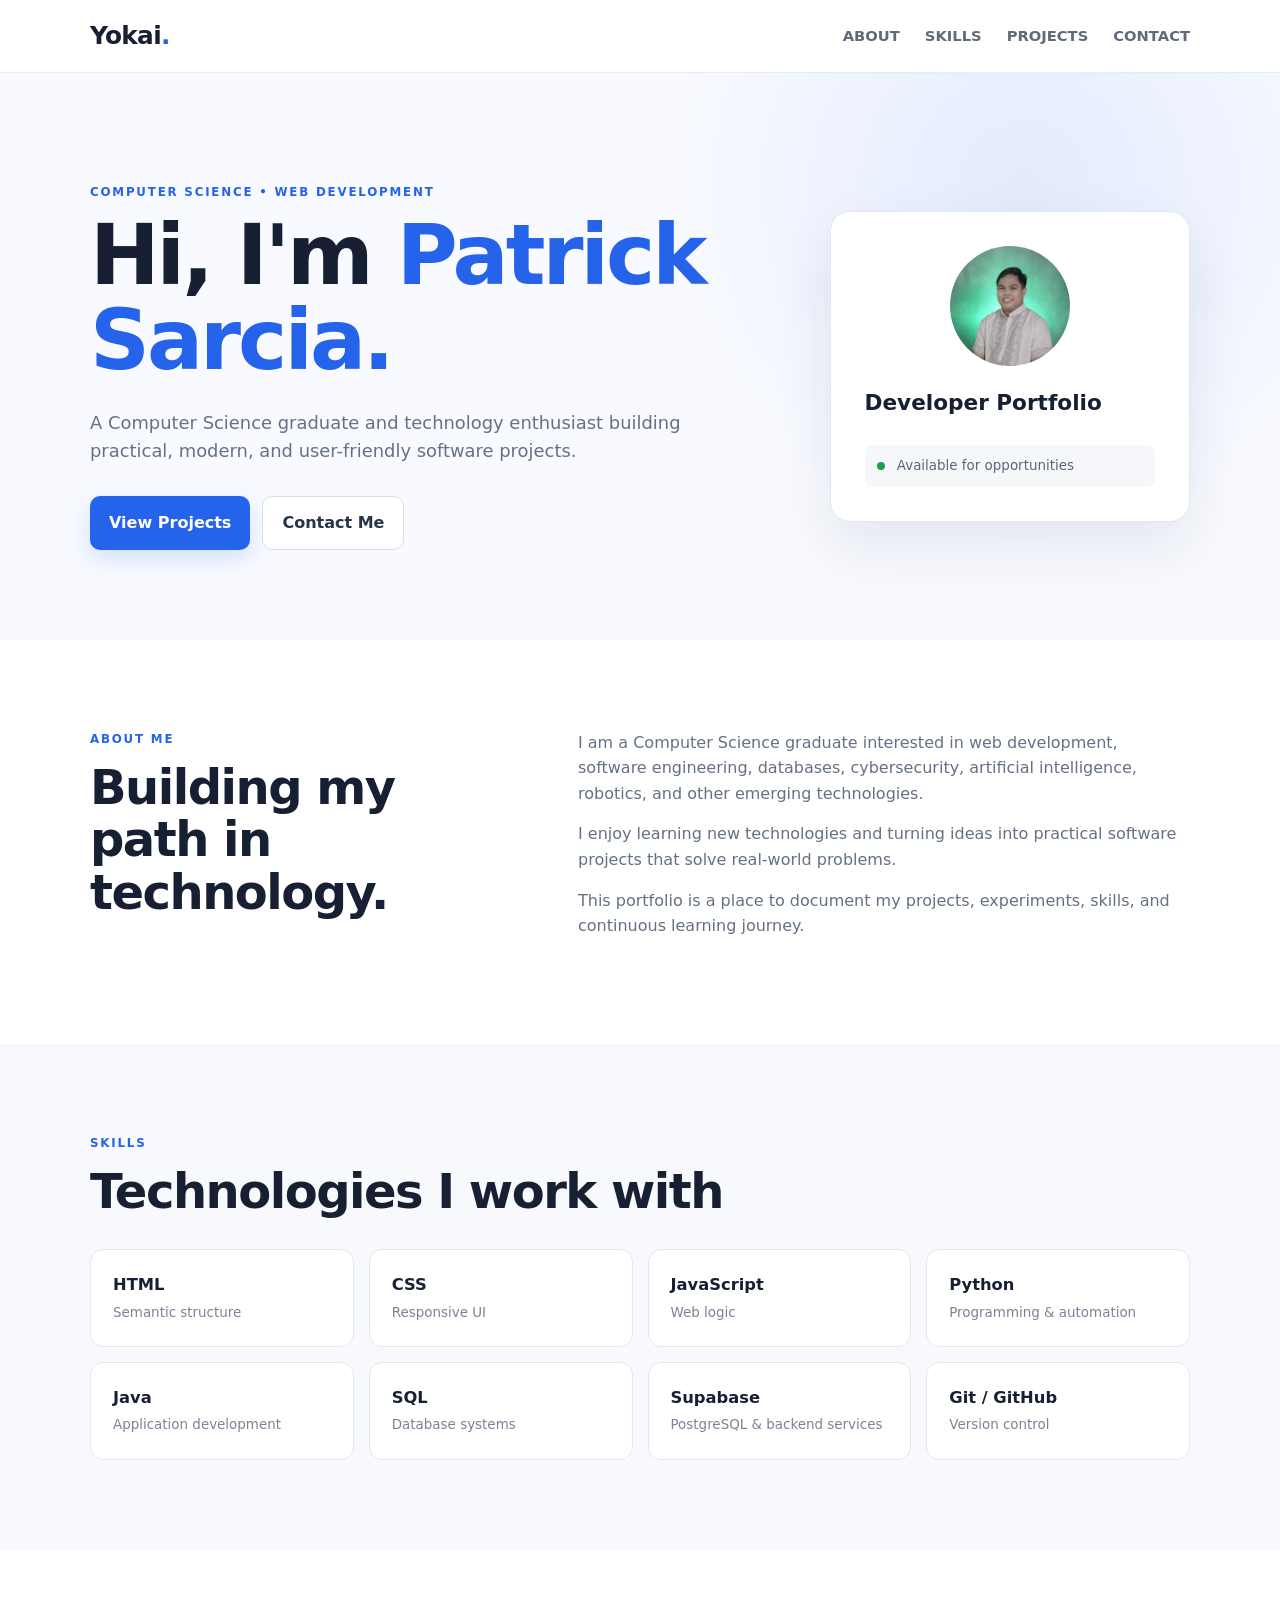
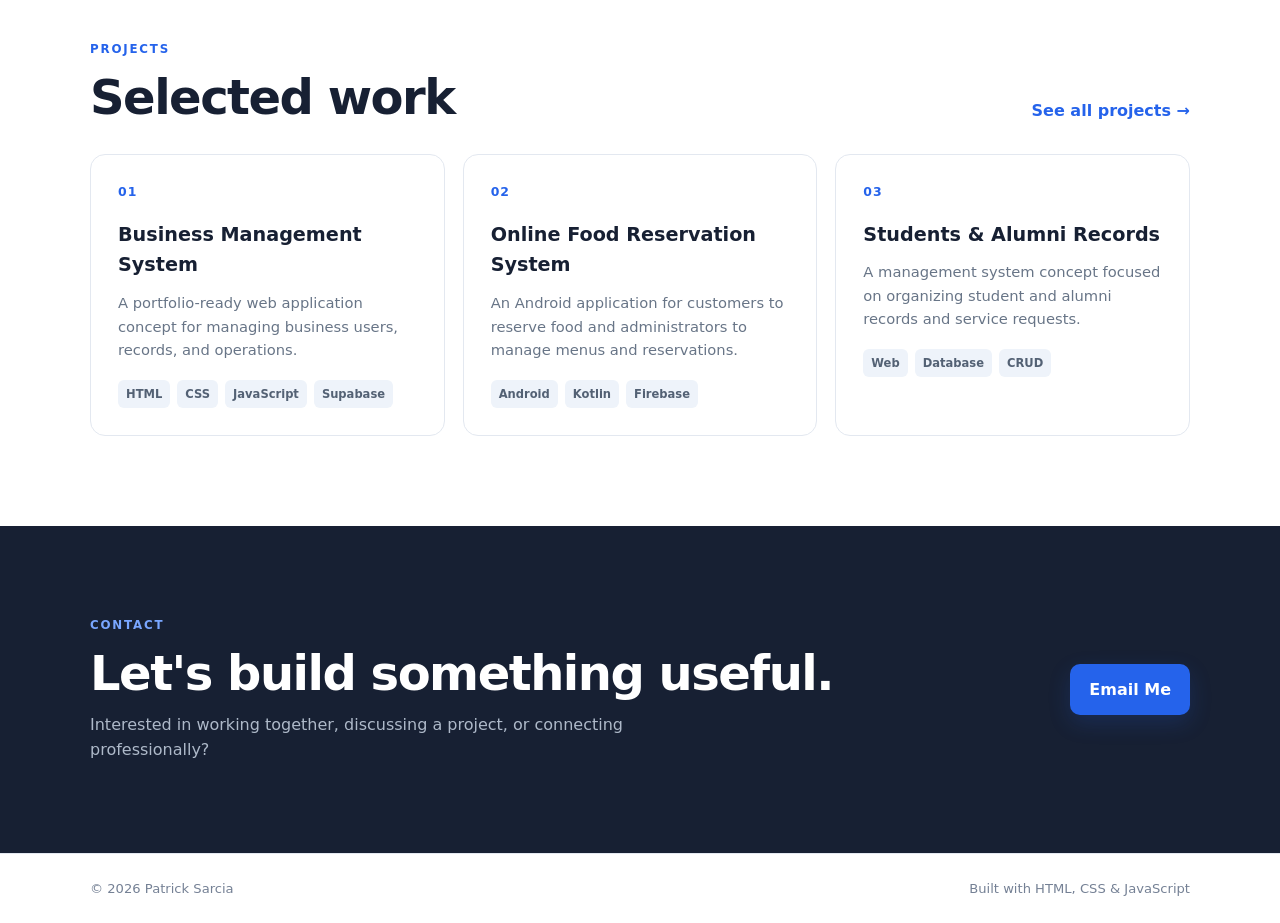
<file: index.html>
<!DOCTYPE html>
<html lang="en">
<head>
  <meta charset="UTF-8">
  <meta name="viewport" content="width=device-width, initial-scale=1.0">

  <meta
    name="description"
    content="Patrick Sarcia — Computer Science graduate, developer, and technology enthusiast."
  >

  <meta name="author" content="Patrick Sarcia">

  <title>Patrick Sarcia | Portfolio</title>

  <link rel="stylesheet" href="style.css">
</head>

<body>

  <!-- ================= HEADER ================= -->
  <header class="site-header">

    <nav class="nav container">

      <a class="brand" href="index.html" aria-label="Patrick Sarcia Home">
        Yokai<span>.</span>
      </a>

      <!-- Desktop Navigation -->
      <div class="nav-links" id="navLinks">

        <a href="#about">ABOUT</a>
        <a href="#skills">SKILLS</a>
        <a href="#projects">PROJECTS</a>
        <a href="#contact">CONTACT</a>

      </div>

      <!-- Mobile Menu Button -->
      <button
        class="menu-toggle"
        type="button"
        aria-label="Open navigation menu"
        aria-expanded="false"
        aria-controls="navLinks"
      >
        ☰
      </button>

    </nav>

  </header>


  <main>

    <!-- ================= HERO ================= -->
    <section class="hero">

      <div class="container hero-grid">

        <div class="hero-content">

          <p class="eyebrow">
            COMPUTER SCIENCE • WEB DEVELOPMENT
          </p>

          <h1>
            Hi, I'm <span>Patrick Sarcia.</span>
          </h1>

          <p class="hero-text">
            A Computer Science graduate and technology enthusiast building
            practical, modern, and user-friendly software projects.
          </p>

          <div class="hero-actions">

            <a class="btn primary" href="#projects">
              View Projects
            </a>

            <a class="btn outline" href="#contact">
              Contact Me
            </a>

          </div>

        </div>


        <div class="hero-card">

          <div class="avatar">
             <img src="profile.jpg" alt="Patrick Sarcia">
          </div>

          <h2>
            Developer Portfolio
          </h2>

          <p>
            
          </p>

          <div class="status">
            <span></span>
            Available for opportunities
          </div>

        </div>

      </div>

    </section>


    <!-- ================= ABOUT ================= -->
    <section id="about" class="section">

      <div class="container two-col">

        <div>

          <p class="eyebrow">
            ABOUT ME
          </p>

          <h2>
            Building my path in technology.
          </h2>

        </div>


        <div class="about-text">

          <p>
            I am a Computer Science graduate interested in web development,
            software engineering, databases, cybersecurity, artificial
            intelligence, robotics, and other emerging technologies.
          </p>

          <p>
            I enjoy learning new technologies and turning ideas into
            practical software projects that solve real-world problems.
          </p>

          <p>
            This portfolio is a place to document my projects, experiments,
            skills, and continuous learning journey.
          </p>

        </div>

      </div>

    </section>


    <!-- ================= SKILLS ================= -->
    <section id="skills" class="section section-muted">

      <div class="container">

        <p class="eyebrow">
          SKILLS
        </p>

        <h2>
          Technologies I work with
        </h2>


        <div class="skill-grid">

          <div class="skill-card">
            <strong>HTML</strong>
            <span>Semantic structure</span>
          </div>

          <div class="skill-card">
            <strong>CSS</strong>
            <span>Responsive UI</span>
          </div>

          <div class="skill-card">
            <strong>JavaScript</strong>
            <span>Web logic</span>
          </div>

          <div class="skill-card">
            <strong>Python</strong>
            <span>Programming & automation</span>
          </div>

          <div class="skill-card">
            <strong>Java</strong>
            <span>Application development</span>
          </div>

          <div class="skill-card">
            <strong>SQL</strong>
            <span>Database systems</span>
          </div>

          <div class="skill-card">
            <strong>Supabase</strong>
            <span>PostgreSQL & backend services</span>
          </div>

          <div class="skill-card">
            <strong>Git / GitHub</strong>
            <span>Version control</span>
          </div>

        </div>

      </div>

    </section>


    <!-- ================= PROJECTS ================= -->
    <section id="projects" class="section">

      <div class="container">

        <div class="section-head">

          <div>

            <p class="eyebrow">
              PROJECTS
            </p>

            <h2>
              Selected work
            </h2>

          </div>

          <a class="text-link" href="projects.html">
            See all projects →
          </a>

        </div>


        <div class="project-grid">


          <!-- Project 01 -->
          <article class="project-card">

            <div class="project-number">
              01
            </div>

            <h3>
              Business Management System
            </h3>

            <p>
              A portfolio-ready web application concept for managing
              business users, records, and operations.
            </p>

            <div class="tags">

              <span>HTML</span>
              <span>CSS</span>
              <span>JavaScript</span>
              <span>Supabase</span>

            </div>

          </article>


          <!-- Project 02 -->
          <article class="project-card">

            <div class="project-number">
              02
            </div>

            <h3>
              Online Food Reservation System
            </h3>

            <p>
              An Android application for customers to reserve food and
              administrators to manage menus and reservations.
            </p>

            <div class="tags">

              <span>Android</span>
              <span>Kotlin</span>
              <span>Firebase</span>

            </div>

          </article>


          <!-- Project 03 -->
          <article class="project-card">

            <div class="project-number">
              03
            </div>

            <h3>
              Students & Alumni Records
            </h3>

            <p>
              A management system concept focused on organizing student
              and alumni records and service requests.
            </p>

            <div class="tags">

              <span>Web</span>
              <span>Database</span>
              <span>CRUD</span>

            </div>

          </article>


        </div>

      </div>

    </section>


    <!-- ================= CONTACT ================= -->
    <section id="contact" class="section contact-section">

      <div class="container contact-card">

        <div>

          <p class="eyebrow">
            CONTACT
          </p>

          <h2>
            Let's build something useful.
          </h2>

          <p>
            Interested in working together, discussing a project,
            or connecting professionally?
          </p>

        </div>

        <a
          class="btn primary"
          href="mailto:sarciapatrick25@gmail.com"
        >
          Email Me
        </a>

      </div>

    </section>

  </main>


  <!-- ================= FOOTER ================= -->
  <footer class="footer">

    <div class="container footer-inner">

      <span>
        © <span id="year"></span> Patrick Sarcia
      </span>

      <span>
        Built with HTML, CSS & JavaScript
      </span>

    </div>

  </footer>


  <script src="script.js"></script>

</body>
</html>
</file>
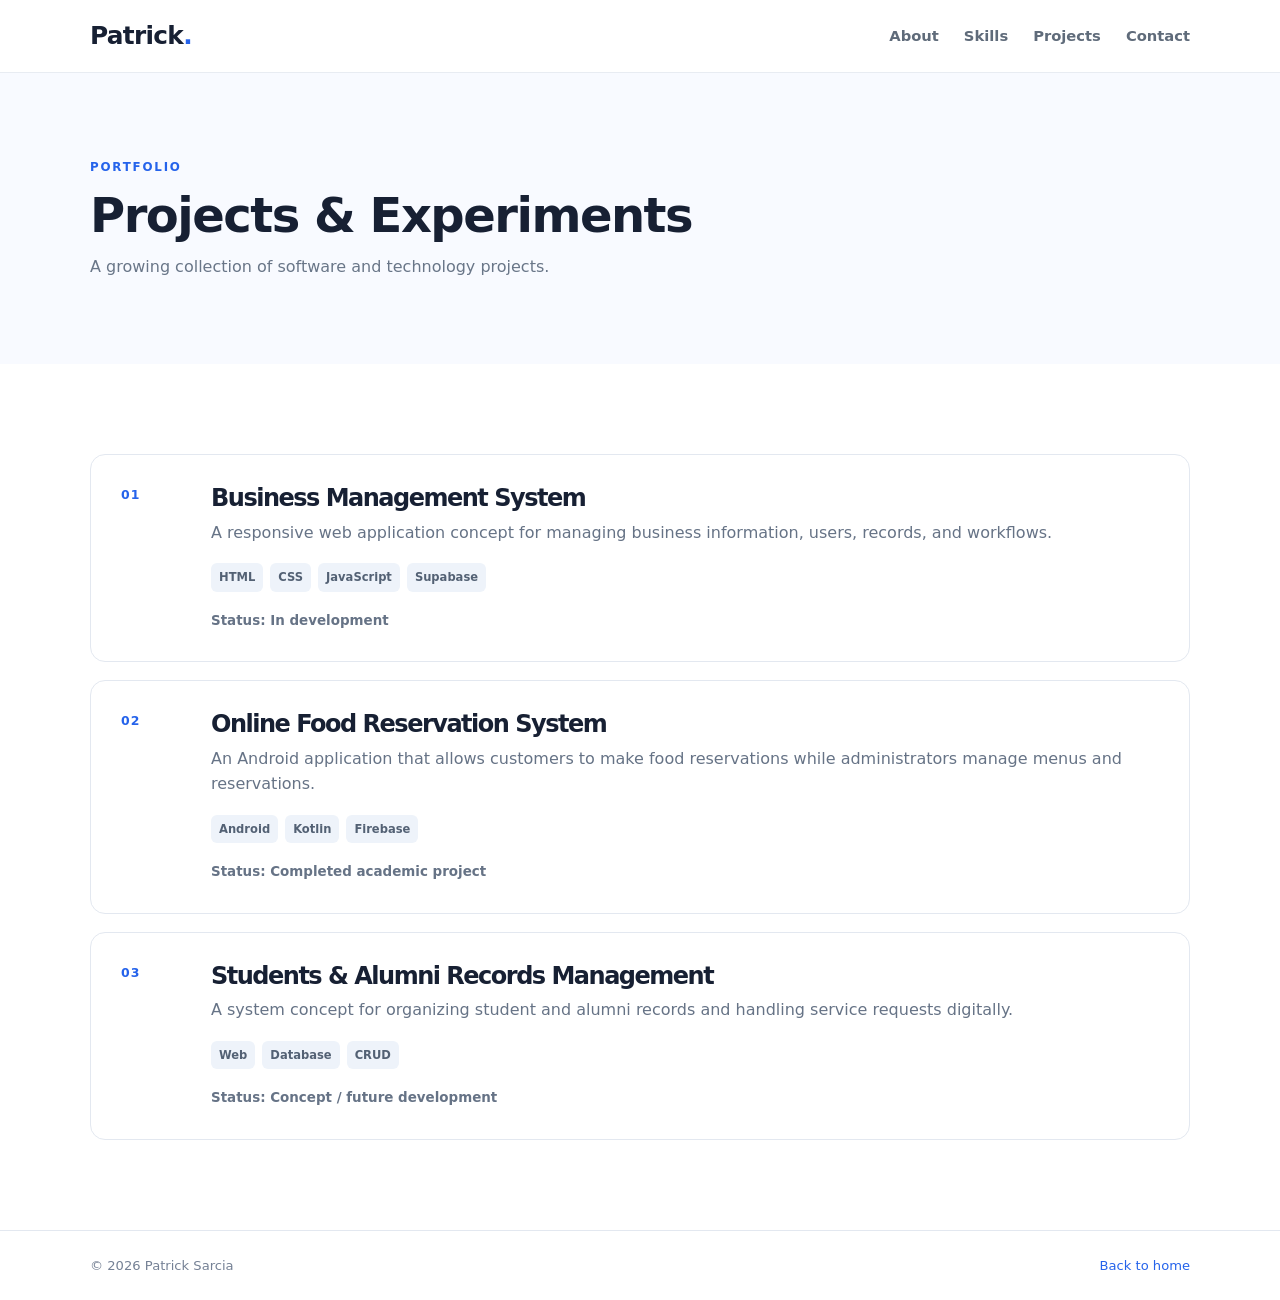
<file: projects.html>
<!DOCTYPE html>
<html lang="en">
<head>

  <meta charset="UTF-8">
  <meta name="viewport" content="width=device-width, initial-scale=1.0">

  <meta
    name="description"
    content="Projects and experiments by Patrick Sarcia, Computer Science graduate and developer."
  >

  <meta name="author" content="Patrick Sarcia">

  <title>Projects | Patrick Sarcia</title>

  <link rel="stylesheet" href="style.css">

</head>


<body>

  <!-- ================= HEADER ================= -->
  <header class="site-header">

    <nav class="nav container">

      <a
        class="brand"
        href="index.html"
        aria-label="Patrick Sarcia home"
      >
        Patrick<span>.</span>
      </a>


      <!-- Desktop Navigation -->
      <div class="nav-links" id="navLinks">

        <a href="index.html#about">
          About
        </a>

        <a href="index.html#skills">
          Skills
        </a>

        <a href="index.html#projects">
          Projects
        </a>

        <a href="index.html#contact">
          Contact
        </a>

      </div>


      <!-- Mobile Menu Button -->
      <button
        class="menu-toggle"
        type="button"
        aria-label="Open navigation menu"
        aria-expanded="false"
        aria-controls="navLinks"
      >
        ☰
      </button>

    </nav>

  </header>


  <main>

    <!-- ================= PAGE HERO ================= -->
    <section class="page-hero">

      <div class="container">

        <p class="eyebrow">
          PORTFOLIO
        </p>

        <h1>
          Projects & Experiments
        </h1>

        <p>
          A growing collection of software and technology projects.
        </p>

      </div>

    </section>


    <!-- ================= PROJECT LIST ================= -->
    <section class="section">

      <div class="container project-list">


        <!-- Project 01 -->
        <article class="project-detail">

          <div class="project-number">
            01
          </div>

          <div>

            <h2>
              Business Management System
            </h2>

            <p>
              A responsive web application concept for managing
              business information, users, records, and workflows.
            </p>

            <div class="tags">

              <span>HTML</span>
              <span>CSS</span>
              <span>JavaScript</span>
              <span>Supabase</span>

            </div>

            <p class="project-status">
              Status: In development
            </p>

          </div>

        </article>


        <!-- Project 02 -->
        <article class="project-detail">

          <div class="project-number">
            02
          </div>

          <div>

            <h2>
              Online Food Reservation System
            </h2>

            <p>
              An Android application that allows customers to make
              food reservations while administrators manage menus
              and reservations.
            </p>

            <div class="tags">

              <span>Android</span>
              <span>Kotlin</span>
              <span>Firebase</span>

            </div>

            <p class="project-status">
              Status: Completed academic project
            </p>

          </div>

        </article>


        <!-- Project 03 -->
        <article class="project-detail">

          <div class="project-number">
            03
          </div>

          <div>

            <h2>
              Students & Alumni Records Management
            </h2>

            <p>
              A system concept for organizing student and alumni
              records and handling service requests digitally.
            </p>

            <div class="tags">

              <span>Web</span>
              <span>Database</span>
              <span>CRUD</span>

            </div>

            <p class="project-status">
              Status: Concept / future development
            </p>

          </div>

        </article>


      </div>

    </section>

  </main>


  <!-- ================= FOOTER ================= -->
  <footer class="footer">

    <div class="container footer-inner">

      <span>
        © <span id="year"></span> Patrick Sarcia
      </span>

      <a href="index.html">
        Back to home
      </a>

    </div>

  </footer>


  <script src="script.js"></script>

</body>
</html>
</file>
<file: style.css>
/* =========================================================
   RESET
========================================================= */

* {
  margin: 0;
  padding: 0;
  box-sizing: border-box;
}


/* =========================================================
   BASE
========================================================= */

html {
  scroll-behavior: smooth;
  scroll-padding-top: 90px;
}

body {
  font-family:
    Inter,
    ui-sans-serif,
    system-ui,
    -apple-system,
    BlinkMacSystemFont,
    "Segoe UI",
    sans-serif;

  color: #172033;
  background: #ffffff;
  line-height: 1.6;
}

a {
  color: inherit;
}

button,
input,
textarea {
  font: inherit;
}

button {
  cursor: pointer;
}

.container {
  width: min(1100px, 92%);
  margin: 0 auto;
}


/* =========================================================
   HEADER / NAVIGATION
========================================================= */

.site-header {
  background: rgba(255, 255, 255, 0.94);
  backdrop-filter: blur(12px);

  border-bottom: 1px solid #e8ecf2;

  position: sticky;
  top: 0;

  z-index: 100;
}

.nav {
  min-height: 72px;

  display: flex;
  align-items: center;
  justify-content: space-between;

  gap: 20px;

  position: relative;
}

.brand {
  text-decoration: none;

  font-size: 1.55rem;
  font-weight: 800;

  letter-spacing: -0.7px;

  white-space: nowrap;
}

.brand span {
  color: #2563eb;
}


/* Desktop navigation */

.nav-links {
  display: flex;
  align-items: center;

  gap: 25px;
}

.nav-links a {
  text-decoration: none;

  color: #5f6b7a;

  font-size: 0.92rem;
  font-weight: 600;

  transition: color 0.2s ease;
}

.nav-links a:hover {
  color: #2563eb;
}


/* Mobile menu button */

.menu-toggle {
  display: none;

  border: 0;
  background: transparent;

  color: #172033;

  font-size: 1.6rem;

  line-height: 1;

  padding: 8px;

  border-radius: 8px;
}

.menu-toggle:hover {
  background: #f1f5f9;
}


/* =========================================================
   HERO
========================================================= */

.hero {
  padding: 110px 0 90px;

  background:
    radial-gradient(
      circle at 80% 20%,
      rgba(37, 99, 235, 0.10),
      transparent 32%
    ),
    #f8faff;
}

.hero-grid {
  display: grid;

  grid-template-columns: 1.3fr 0.7fr;

  gap: 70px;

  align-items: center;
}

.eyebrow {
  color: #2563eb;

  font-size: 0.74rem;
  font-weight: 800;

  letter-spacing: 1.8px;

  margin-bottom: 12px;
}

.hero h1 {
  font-size: clamp(2.8rem, 7vw, 5.2rem);

  line-height: 1.02;

  letter-spacing: -3px;

  max-width: 800px;
}

.hero h1 span {
  color: #2563eb;
}

.hero-text {
  max-width: 650px;

  color: #657184;

  font-size: 1.12rem;

  margin: 25px 0 30px;
}


/* =========================================================
   BUTTONS
========================================================= */

.hero-actions {
  display: flex;

  gap: 12px;

  flex-wrap: wrap;
}

.btn {
  display: inline-flex;

  justify-content: center;
  align-items: center;

  text-decoration: none;

  border: 0;
  border-radius: 10px;

  padding: 13px 19px;

  font-weight: 750;

  cursor: pointer;

  transition:
    transform 0.2s ease,
    background 0.2s ease,
    box-shadow 0.2s ease;
}

.btn:hover {
  transform: translateY(-2px);
}

.primary {
  background: #2563eb;

  color: #ffffff;

  box-shadow:
    0 8px 22px rgba(37, 99, 235, 0.18);
}

.primary:hover {
  background: #1d4ed8;
}

.outline {
  border: 1px solid #d7deea;

  background: #ffffff;

  color: #273449;
}

.outline:hover {
  background: #f8fafc;
}


/* =========================================================
   HERO CARD
========================================================= */

.hero-card {
  background: #ffffff;

  border: 1px solid #e3e8f0;

  border-radius: 20px;

  padding: 34px;

  box-shadow:
    0 25px 60px rgba(20, 32, 55, 0.09);
}

.avatar {
  width: 120px;
  height: 120px;
  border-radius: 50%;
  overflow: hidden;
  margin: 0 auto 20px;
}

.avatar img {
  width: 100%;
  height: 100%;
  object-fit: cover;
  display: block;
}
.hero-card h2 {
  font-size: 1.35rem;

  margin-bottom: 5px;
}

.hero-card p {
  color: #6b7280;
}

.status {
  margin-top: 25px;

  padding: 10px 12px;

  border-radius: 8px;

  background: #f5f7fa;

  color: #596578;

  font-size: 0.84rem;
}

.status span {
  display: inline-block;

  width: 8px;
  height: 8px;

  border-radius: 50%;

  background: #16a34a;

  margin-right: 8px;
}


/* =========================================================
   SECTIONS
========================================================= */

.section {
  padding: 90px 0;
}

.section-muted {
  background: #f7f9fc;
}

.section h2,
.page-hero h1 {
  font-size: clamp(2rem, 4vw, 3rem);

  line-height: 1.1;

  letter-spacing: -1.5px;
}


/* =========================================================
   ABOUT
========================================================= */

.two-col {
  display: grid;

  grid-template-columns: 0.8fr 1.2fr;

  gap: 80px;
}

.about-text p {
  color: #647184;

  margin-bottom: 15px;
}


/* =========================================================
   SKILLS
========================================================= */

.skill-grid {
  display: grid;

  grid-template-columns: repeat(4, 1fr);

  gap: 15px;

  margin-top: 32px;
}

.skill-card {
  padding: 22px;

  background: #ffffff;

  border: 1px solid #e3e8f0;

  border-radius: 13px;

  transition:
    transform 0.2s ease,
    box-shadow 0.2s ease;
}

.skill-card:hover {
  transform: translateY(-3px);

  box-shadow:
    0 12px 25px rgba(20, 32, 55, 0.07);
}

.skill-card strong {
  display: block;

  font-size: 1.02rem;
}

.skill-card span {
  color: #788496;

  font-size: 0.84rem;
}


/* =========================================================
   PROJECTS
========================================================= */

.section-head {
  display: flex;

  justify-content: space-between;
  align-items: end;

  gap: 25px;

  margin-bottom: 30px;
}

.text-link {
  color: #2563eb;

  text-decoration: none;

  font-weight: 700;

  white-space: nowrap;
}

.text-link:hover {
  text-decoration: underline;
}

.project-grid {
  display: grid;

  grid-template-columns: repeat(3, 1fr);

  gap: 18px;
}

.project-card {
  border: 1px solid #e3e8f0;

  border-radius: 15px;

  padding: 27px;

  background: #ffffff;

  transition:
    transform 0.2s ease,
    box-shadow 0.2s ease;
}

.project-card:hover {
  transform: translateY(-4px);

  box-shadow:
    0 18px 35px rgba(20, 32, 55, 0.08);
}

.project-number {
  color: #2563eb;

  font-weight: 800;

  font-size: 0.78rem;

  letter-spacing: 1px;

  margin-bottom: 18px;
}

.project-card h3 {
  font-size: 1.2rem;

  margin-bottom: 10px;
}

.project-card p {
  color: #687587;

  font-size: 0.92rem;
}


/* =========================================================
   TAGS
========================================================= */

.tags {
  display: flex;

  flex-wrap: wrap;

  gap: 7px;

  margin-top: 18px;
}

.tags span {
  font-size: 0.72rem;

  padding: 5px 8px;

  background: #eef3fa;

  border-radius: 6px;

  color: #536174;

  font-weight: 700;
}


/* =========================================================
   CONTACT
========================================================= */

.contact-section {
  background: #172033;

  color: #ffffff;
}

.contact-card {
  display: flex;

  justify-content: space-between;
  align-items: center;

  gap: 30px;
}

.contact-card p:not(.eyebrow) {
  color: #aeb9c9;

  margin-top: 12px;

  max-width: 650px;
}

.contact-section .eyebrow {
  color: #79a6ff;
}


/* =========================================================
   FOOTER
========================================================= */

.footer {
  border-top: 1px solid #e3e8f0;

  padding: 24px 0;

  color: #758195;

  font-size: 0.82rem;
}

.footer-inner {
  display: flex;

  justify-content: space-between;

  gap: 20px;
}

.footer a {
  color: #2563eb;

  text-decoration: none;
}

.footer a:hover {
  text-decoration: underline;
}


/* =========================================================
   PROJECTS PAGE
========================================================= */

.page-hero {
  padding: 85px 0;

  background: #f8faff;
}

.page-hero p:last-child {
  color: #697688;

  margin-top: 12px;
}

.project-list {
  display: grid;

  gap: 18px;
}

.project-detail {
  display: grid;

  grid-template-columns: 70px 1fr;

  gap: 20px;

  padding: 30px;

  border: 1px solid #e3e8f0;

  border-radius: 15px;

  background: #ffffff;
}

.project-detail h2 {
  font-size: 1.5rem;

  margin-bottom: 8px;
}

.project-detail p {
  color: #667386;
}

.project-status {
  font-size: 0.84rem;

  margin-top: 18px;

  font-weight: 700;
}


/* =========================================================
   FOCUS ACCESSIBILITY
========================================================= */

button:focus-visible,
a:focus-visible {
  outline: 3px solid rgba(37, 99, 235, 0.25);

  outline-offset: 3px;
}


/* =========================================================
   TABLET
========================================================= */

@media (max-width: 900px) {

  .hero-grid {
    grid-template-columns: 1fr;

    gap: 45px;
  }

  .hero-card {
    max-width: 600px;
  }

  .two-col {
    grid-template-columns: 1fr;

    gap: 40px;
  }

  .skill-grid {
    grid-template-columns: repeat(2, 1fr);
  }

  .project-grid {
    grid-template-columns: repeat(2, 1fr);
  }

}


/* =========================================================
   MOBILE NAVIGATION
========================================================= */

@media (max-width: 800px) {

  .nav {
    min-height: 68px;
  }

  .menu-toggle {
    display: block;
  }

  .nav-links {
    display: none;

    position: absolute;

    top: 68px;

    left: 0;
    right: 0;

    flex-direction: column;

    align-items: stretch;

    gap: 0;

    background: #ffffff;

    border-bottom: 1px solid #e5e7eb;

    box-shadow:
      0 12px 25px rgba(15, 23, 42, 0.08);

    padding: 10px 4%;
  }

  .nav-links.open {
    display: flex;
  }

  .nav-links a {
    padding: 14px 0;

    border-bottom: 1px solid #f1f5f9;
  }

  .nav-links a:last-child {
    border-bottom: 0;
  }

  .contact-card {
    flex-direction: column;

    align-items: flex-start;
  }

  .section-head {
    align-items: flex-start;

    flex-direction: column;
  }

}


/* =========================================================
   SMALL TABLETS / LARGE PHONES
========================================================= */

@media (max-width: 650px) {

  .hero {
    padding: 80px 0 65px;
  }

  .hero h1 {
    letter-spacing: -2px;
  }

  .hero-card {
    padding: 28px;
  }

  .section {
    padding: 70px 0;
  }

  .project-grid {
    grid-template-columns: 1fr;
  }

  .project-detail {
    grid-template-columns: 1fr;

    gap: 5px;
  }

}


/* =========================================================
   SMALL PHONES
========================================================= */

@media (max-width: 520px) {

  .container {
    width: min(92%, 1100px);
  }

  .hero {
    padding: 70px 0 55px;
  }

  .hero h1 {
    font-size: clamp(2.5rem, 13vw, 3.5rem);

    letter-spacing: -2px;
  }

  .hero-text {
    font-size: 1rem;
  }

  .hero-actions {
    flex-direction: column;

    align-items: stretch;
  }

  .btn {
    width: 100%;
  }

  .skill-grid {
    grid-template-columns: 1fr;
  }

  .section {
    padding: 60px 0;
  }

  .section h2,
  .page-hero h1 {
    font-size: 2rem;
  }

  .project-card {
    padding: 23px;
  }

  .project-detail {
    padding: 23px;
  }

  .footer-inner {
    flex-direction: column;

    align-items: flex-start;
  }

  .page-hero {
    padding: 65px 0;
  }

}


/* =========================================================
   VERY SMALL PHONES
========================================================= */

@media (max-width: 360px) {

  .brand {
    font-size: 1.35rem;
  }

  .hero h1 {
    font-size: 2.35rem;
  }

  .hero-card {
    padding: 23px;
  }

  .avatar {
    width: 75px;
    height: 75px;
  }

}
</file>
